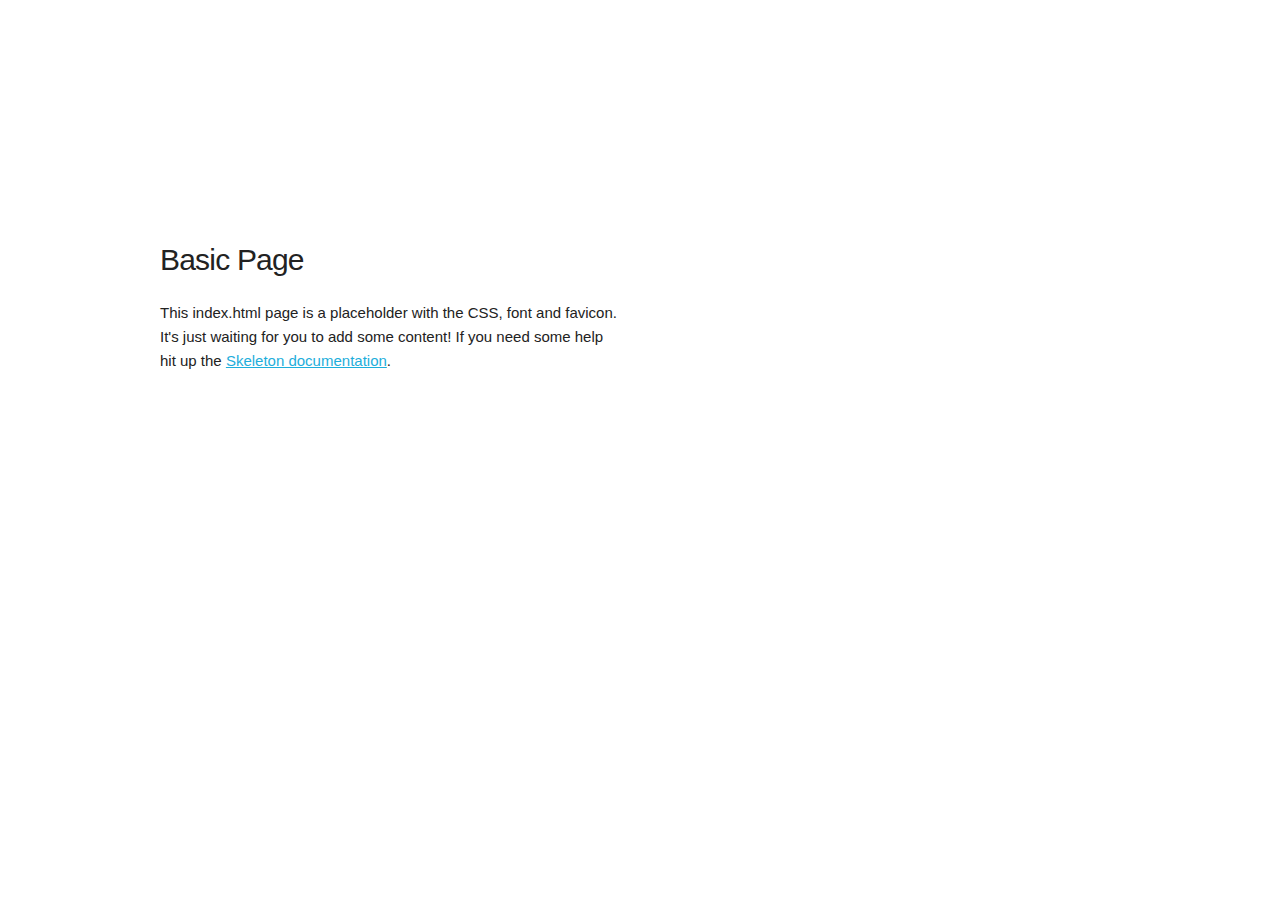
<file: Visualizations/d3-doughnut/index.html>
<!DOCTYPE html>
<html lang="en">
<head>

  <!-- Basic Page Needs
  –––––––––––––––––––––––––––––––––––––––––––––––––– -->
  <meta charset="utf-8">
  <title>Your page title here :)</title>
  <meta name="description" content="">
  <meta name="author" content="">

  <!-- Mobile Specific Metas
  –––––––––––––––––––––––––––––––––––––––––––––––––– -->
  <meta name="viewport" content="width=device-width, initial-scale=1">

  <!-- FONT
  –––––––––––––––––––––––––––––––––––––––––––––––––– -->
  <link href="//fonts.googleapis.com/css?family=Raleway:400,300,600" rel="stylesheet" type="text/css">

  <!-- CSS
  –––––––––––––––––––––––––––––––––––––––––––––––––– -->
  <link rel="stylesheet" href="css/normalize.css">
  <link rel="stylesheet" href="css/skeleton.css">

  <!-- Favicon
  –––––––––––––––––––––––––––––––––––––––––––––––––– -->
  <link rel="icon" type="image/png" href="images/favicon.png">

</head>
<body>

  <!-- Primary Page Layout
  –––––––––––––––––––––––––––––––––––––––––––––––––– -->
  <div class="container">
    <div class="row">
      <div class="one-half column" style="margin-top: 25%">
        <h4>Basic Page</h4>
        <p>This index.html page is a placeholder with the CSS, font and favicon. It's just waiting for you to add some content! If you need some help hit up the <a href="http://www.getskeleton.com">Skeleton documentation</a>.</p>
      </div>
    </div>
  </div>

<!-- End Document
  –––––––––––––––––––––––––––––––––––––––––––––––––– -->
</body>
</html>
</file>
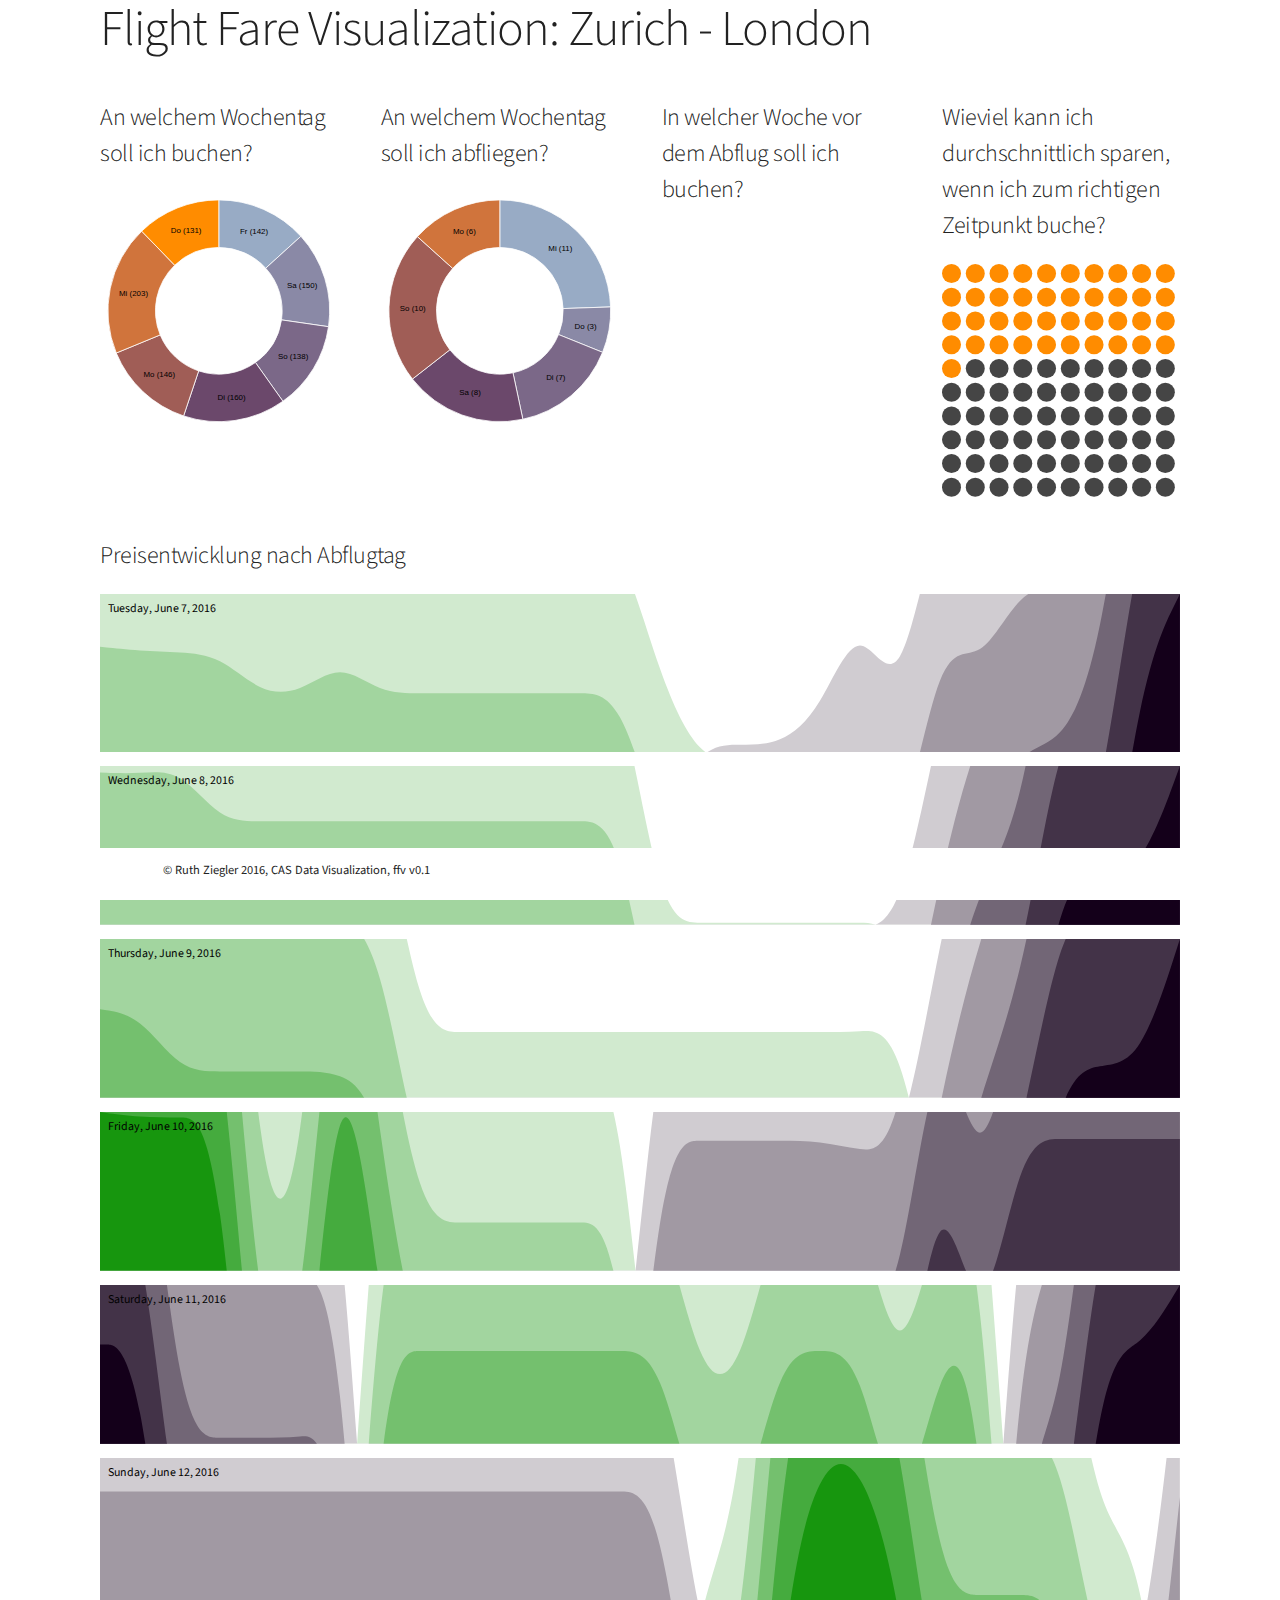
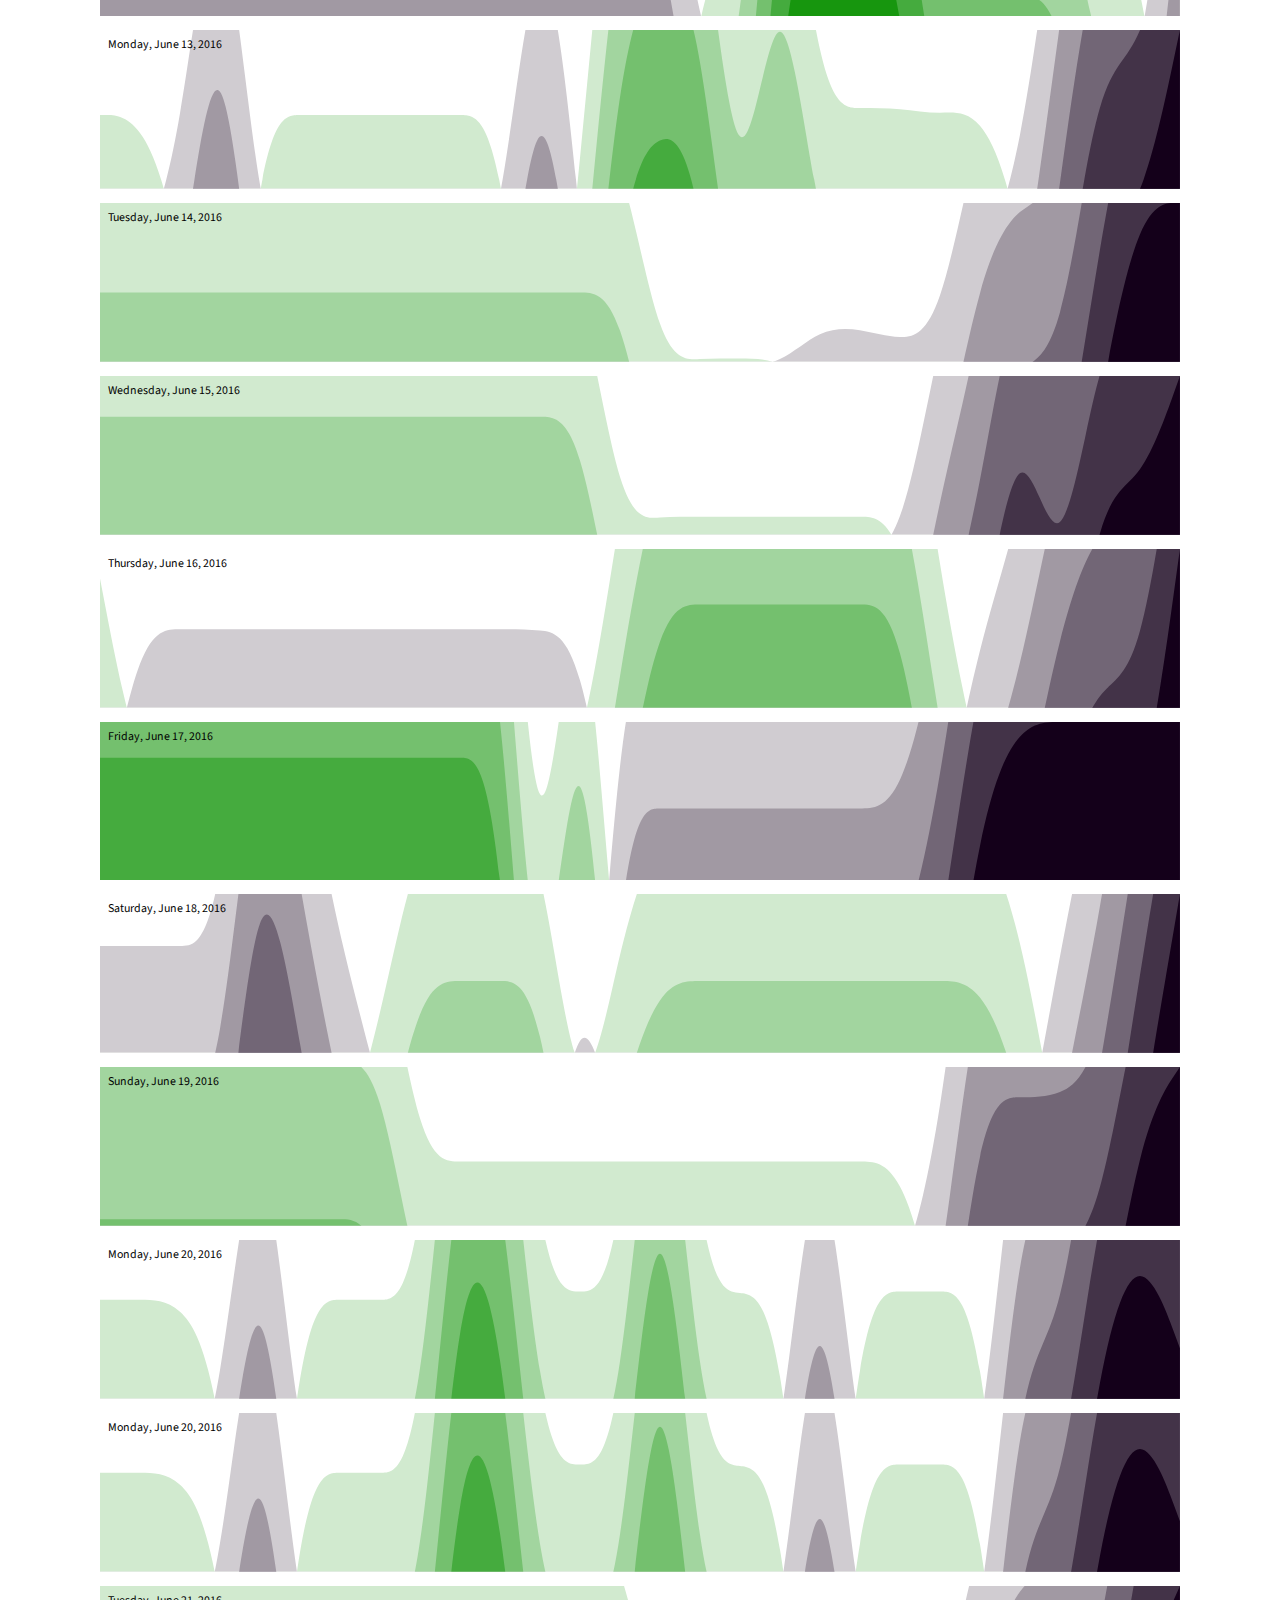
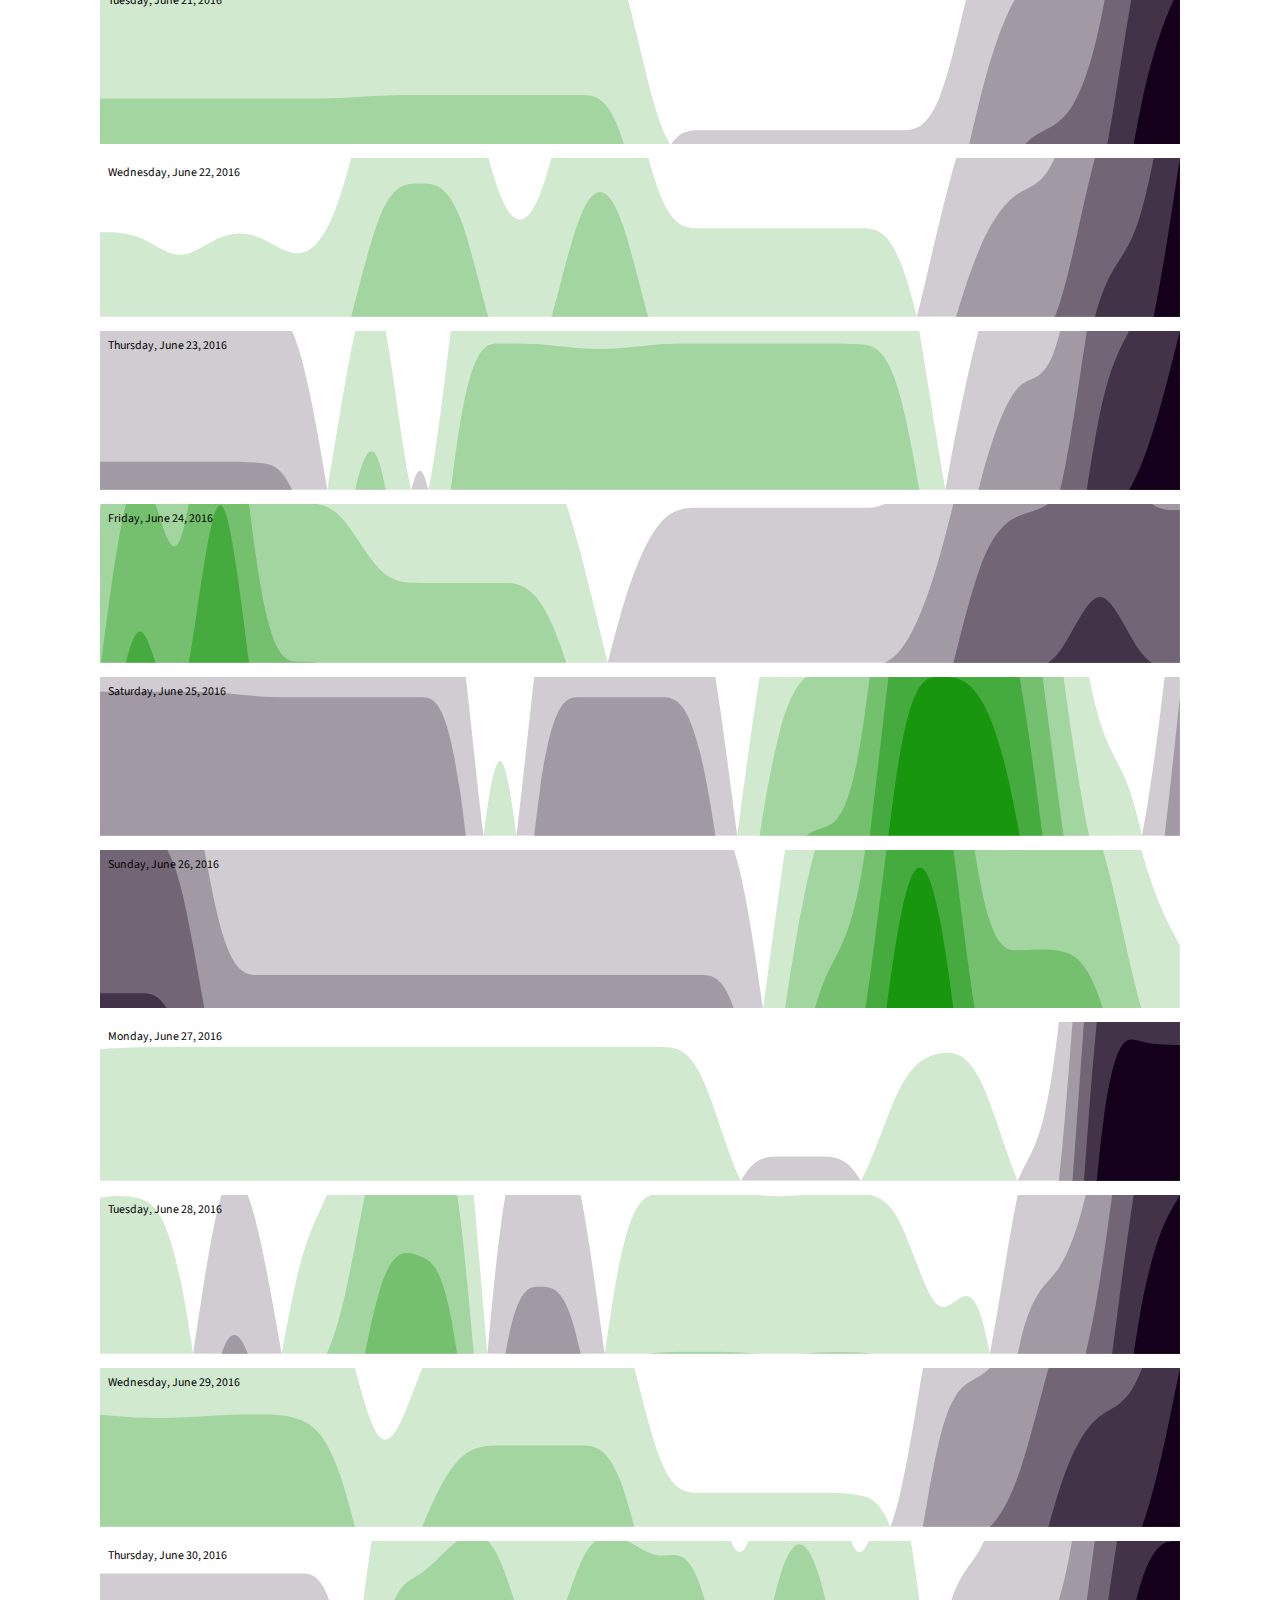
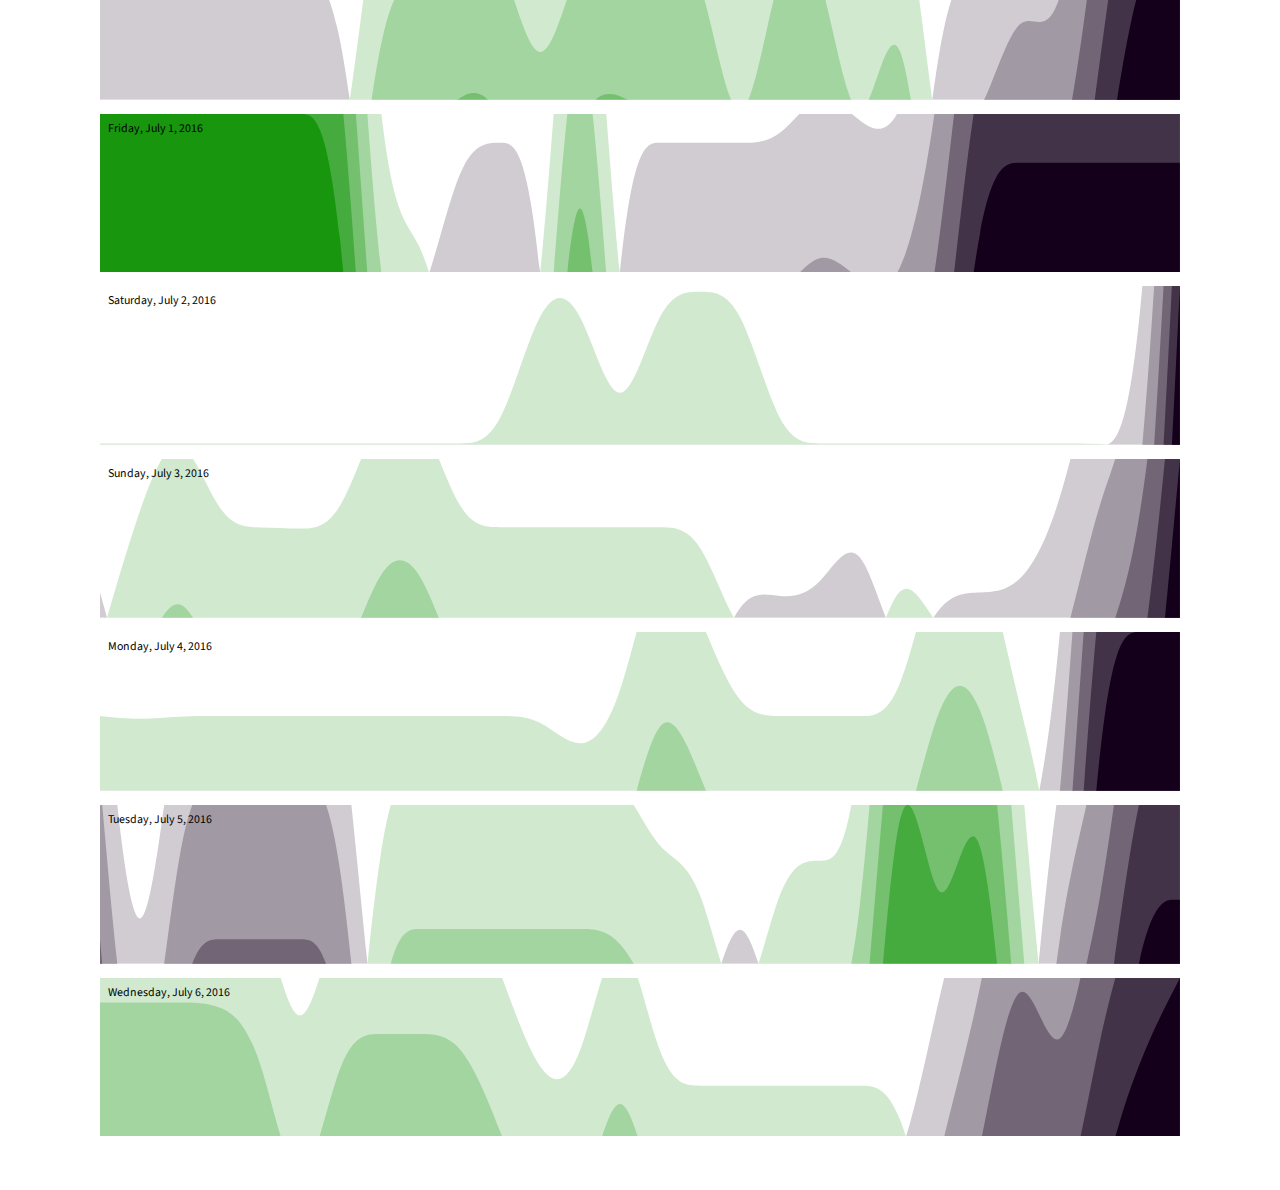
<file: Visualizations/d3-doughnut/ffv.html>
<!DOCTYPE html>
<html>

<head>
    <!-- Basic Page Needs
  –––––––––––––––––––––––––––––––––––––––––––––––––– -->
    <meta charset="utf-8">
    <title>CAS Data Viz</title>
    <meta name="description" content="">
    <meta name="author" content="Ruth Ziegler">

    <meta http-equiv="X-UA-Compatible" content="IE=edge,chrome=1">


    <!-- Mobile Specific Metas
  –––––––––––––––––––––––––––––––––––––––––––––––––– -->
    <meta name="viewport" content="width=device-width, initial-scale=1">

    <!-- FONT
  –––––––––––––––––––––––––––––––––––––––––––––––––– -->
    <link href="//fonts.googleapis.com/css?family=Source+Sans+Pro" rel="stylesheet" type="text/css">

    <!-- CSS
  –––––––––––––––––––––––––––––––––––––––––––––––––– -->
    <link rel="stylesheet" href="css/normalize.css">
    <link rel="stylesheet" href="css/skeleton.css">
    <link rel="stylesheet" href="css/chart.css">
    <link rel="stylesheet" href="css/page.css">
    <link rel="stylesheet" href="http://cdnjs.cloudflare.com/ajax/libs/font-awesome/4.6.3/css/font-awesome.min.css">


    <style>
        #horizon-controls {
            position: absolute;
            width: 940px;
            padding: 10px;
            z-index: 1;
        }
        
        #horizon-bands {
            float: right;
        }
    </style>

    <!-- Favicon
  –––––––––––––––––––––––––––––––––––––––––––––––––– -->
    <link rel="icon" type="image/png" href="images/favicon.png">

    <!-- LIBRARIES 
    –––––––––––––––––––––––––––––––––––––––––––––––––– -->
    <script src="lib/d3.js"></script>
    <script src="lib/horizon.js"></script>
    <script src="lib/date.format.js"></script>


    <!-- APPLICATION 
    –––––––––––––––––––––––––––––––––––––––––––––––––– -->
    <script src="js/pie.js"></script>
    <script src="js/horiz.js"></script>
    <script src="js/savings.js"></script>
</head>

<body>
    <header>
        <h1>Flight Fare Visualization: Zurich - London</h1>
    </header>
    <section class="row top">
        <article class="three columns">
            <h5>An welchem Wochentag soll ich buchen?</h5>
            <div id="chartRequestDay"></div>
        </article>
        <article class="three columns">
            <h5>An welchem Wochentag soll ich abfliegen?</h5>
            <div id="chartDepartureDay"></div>
        </article>
        <article class="three columns">
            <h5>In welcher Woche vor dem Abflug soll ich buchen?</h5>
            <div id="chartRequestWeek"></div>
        </article>
        <article class="three columns">
            <h5>Wieviel kann ich durchschnittlich sparen, wenn ich zum richtigen Zeitpunkt buche?</h5>
            <div id="chartSavings"></div>
        </article>

    </section>
    <section class="row">
        <article class="twelve columns">
            <h5>Preisentwicklung nach Abflugtag</h5>
            <!--            <div id="chartPrice" class="row"></div>-->
            <div id="chartPrice" class="row"></div>
        </article>

    </section>

    <!--
    <div id="horizon-controls">
    <input name="mode" type="radio" value="mirror" id="horizon-mode-mirror" checked>
    <label for="horizon-mode-mirror"> Mirror</label>
    <input name="mode" type="radio" value="offset" id="horizon-mode-offset">
    <label for="horizon-mode-offset"> Offset</label>
    <span id="horizon-bands"><span id="horizon-bands-value">1</span>
    <button class="first">&#x2212;</button>
    <button class="last">+</button>
    </span>
</div>
<div id="horizon-chart"></div>-->

    <footer>
        <p>&copy; Ruth Ziegler 2016, CAS Data Visualization, ffv v0.1</p>
        <!--        <p class="u-pull-right">Prices until 06.07.2016 with 28 days intervals.</p>-->
    </footer>

    <script>
        createWeekdayPieChart("chartRequestDay", "data/data-q0-request-wday-lhr.csv", "requestWeekday");
        createWeekdayPieChart("chartDepartureDay", "data/data-q1-departure-wday-lhr.csv", "departureWeekday");

        savingsFfv("data/data-lx316.csv");

        horizonFfv("data/data-lx316.csv", "2016-06-07");
        horizonFfv("data/data-lx316.csv", "2016-06-08");
        horizonFfv("data/data-lx316.csv", "2016-06-09");
        horizonFfv("data/data-lx316.csv", "2016-06-10");
        horizonFfv("data/data-lx316.csv", "2016-06-11");
        horizonFfv("data/data-lx316.csv", "2016-06-12");
        horizonFfv("data/data-lx316.csv", "2016-06-13");
        horizonFfv("data/data-lx316.csv", "2016-06-14");
        horizonFfv("data/data-lx316.csv", "2016-06-15");
        horizonFfv("data/data-lx316.csv", "2016-06-16");
        horizonFfv("data/data-lx316.csv", "2016-06-17");
        horizonFfv("data/data-lx316.csv", "2016-06-18");
        horizonFfv("data/data-lx316.csv", "2016-06-19");
        horizonFfv("data/data-lx316.csv", "2016-06-20");
        horizonFfv("data/data-lx316.csv", "2016-06-20");
        horizonFfv("data/data-lx316.csv", "2016-06-21");
        horizonFfv("data/data-lx316.csv", "2016-06-22");
        horizonFfv("data/data-lx316.csv", "2016-06-23");
        horizonFfv("data/data-lx316.csv", "2016-06-24");
        horizonFfv("data/data-lx316.csv", "2016-06-25");
        horizonFfv("data/data-lx316.csv", "2016-06-26");
        horizonFfv("data/data-lx316.csv", "2016-06-27");
        horizonFfv("data/data-lx316.csv", "2016-06-28");
        horizonFfv("data/data-lx316.csv", "2016-06-29");
        horizonFfv("data/data-lx316.csv", "2016-06-30");
        horizonFfv("data/data-lx316.csv", "2016-07-01");
        horizonFfv("data/data-lx316.csv", "2016-07-02");
        horizonFfv("data/data-lx316.csv", "2016-07-03");
        horizonFfv("data/data-lx316.csv", "2016-07-04");
        horizonFfv("data/data-lx316.csv", "2016-07-05");
        horizonFfv("data/data-lx316.csv", "2016-07-06");

        //        horizonSample();
    </script>
</body>

</html>
</file>
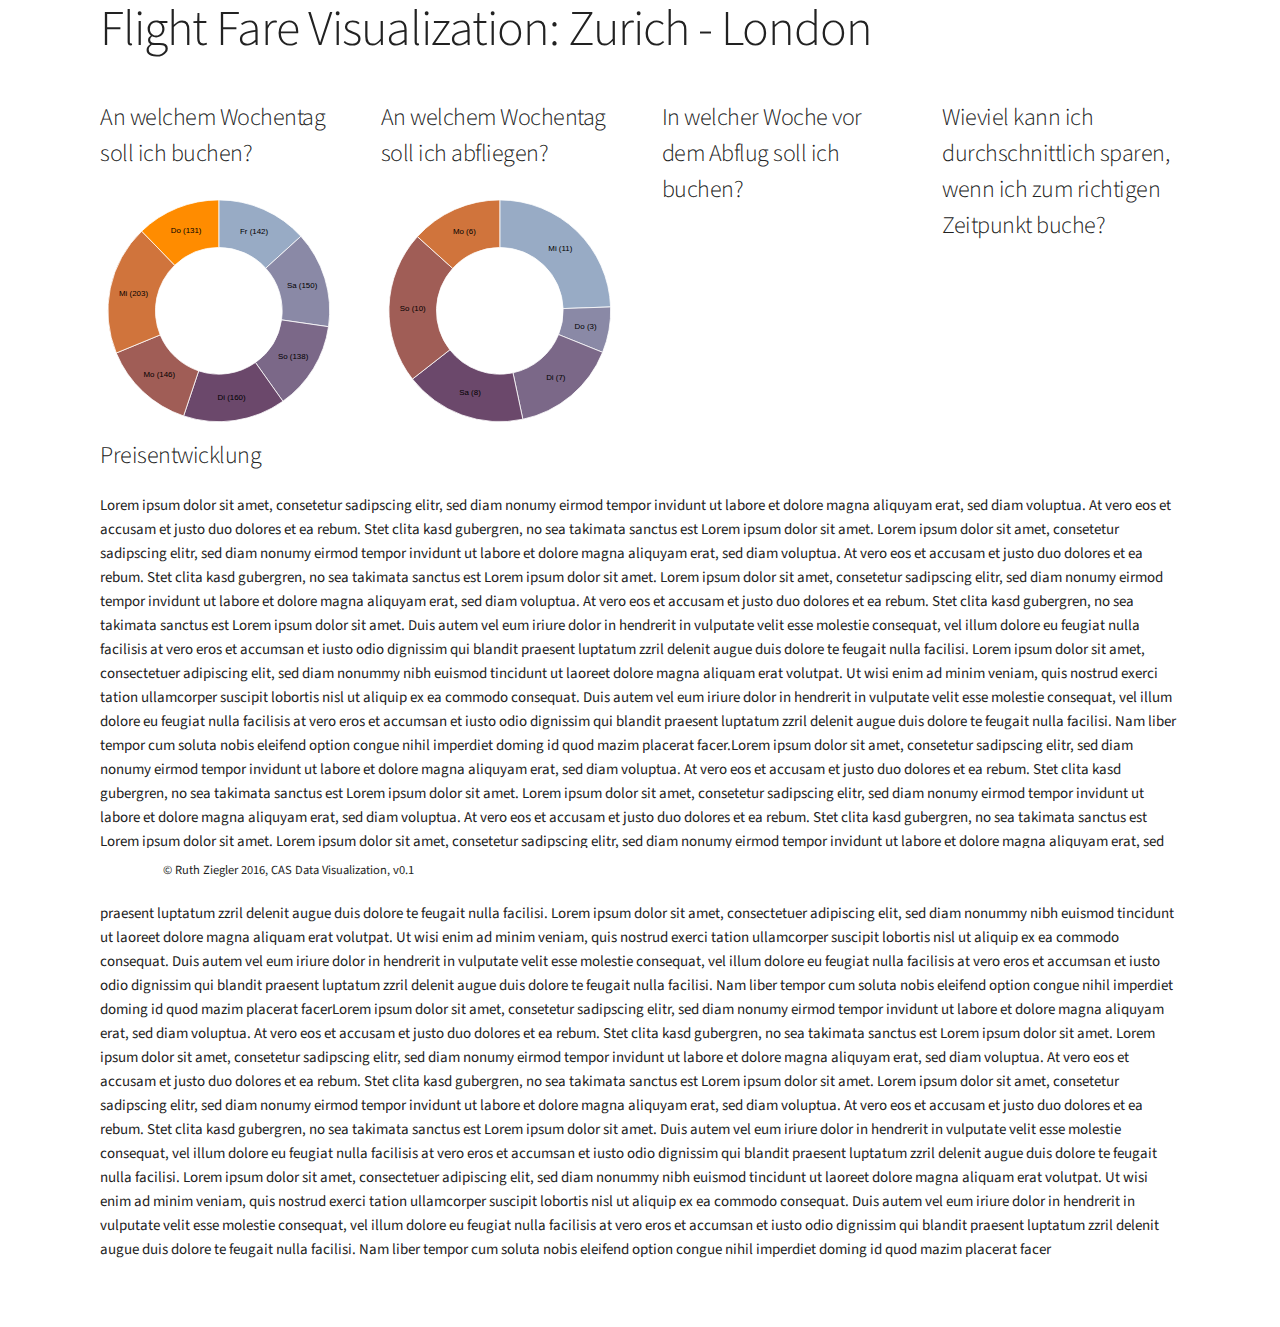
<file: Visualizations/d3-doughnut/pie.html>
<!DOCTYPE html>
<html>

<head>


    <!-- Basic Page Needs
  –––––––––––––––––––––––––––––––––––––––––––––––––– -->
    <meta charset="utf-8">
    <title>CAS Data Viz</title>
    <meta name="description" content="">
    <meta name="author" content="Ruth Ziegler">

    <meta http-equiv="X-UA-Compatible" content="IE=edge,chrome=1">


    <!-- Mobile Specific Metas
  –––––––––––––––––––––––––––––––––––––––––––––––––– -->
    <meta name="viewport" content="width=device-width, initial-scale=1">

    <!-- FONT
  –––––––––––––––––––––––––––––––––––––––––––––––––– -->
    <link href="//fonts.googleapis.com/css?family=Source+Sans+Pro" rel="stylesheet" type="text/css">

    <!-- CSS
  –––––––––––––––––––––––––––––––––––––––––––––––––– -->
    <link rel="stylesheet" href="css/normalize.css">
    <link rel="stylesheet" href="css/skeleton.css">
    <link rel="stylesheet" href="css/chart.css">
    <link rel="stylesheet" href="css/page.css">

    <!-- Favicon
  –––––––––––––––––––––––––––––––––––––––––––––––––– -->
    <link rel="icon" type="image/png" href="images/favicon.png">

    <!-- LIBRARIES 
    –––––––––––––––––––––––––––––––––––––––––––––––––– -->
    <script src="lib/d3.js"></script>


    <!-- APPLICATION 
    –––––––––––––––––––––––––––––––––––––––––––––––––– -->
    <script src="js/pie.js"></script>

</head>

<body>
    <header>
        <h1>Flight Fare Visualization: Zurich - London</h1>
    </header>
    <section class="row">
        <article class="three columns">
            <h5>An welchem Wochentag soll ich buchen?</h5>
            <div id="chartRequestDay"></div>
        </article>
        <article class="three columns">
            <h5>An welchem Wochentag soll ich abfliegen?</h5>
            <div id="chartDepartureDay"></div>
        </article>
        <article class="three columns">
            <h5>In welcher Woche vor dem Abflug soll ich buchen?</h5>
            <div id="chartRequestWeek"></div>
        </article>
        <article class="three columns">
            <h5>Wieviel kann ich durchschnittlich sparen, wenn ich zum richtigen Zeitpunkt buche?</h5>
            <div id="chartSavings"></div>
        </article>

    </section>
    <section class="row">
        <article class="twelve columns">
            <h5>Preisentwicklung</h5>
            <div id="chartPrice"></div>
            <p>Lorem ipsum dolor sit amet, consetetur sadipscing elitr, sed diam nonumy eirmod tempor invidunt ut labore et dolore magna aliquyam erat, sed diam voluptua. At vero eos et accusam et justo duo dolores et ea rebum. Stet clita kasd gubergren, no sea takimata sanctus est Lorem ipsum dolor sit amet. Lorem ipsum dolor sit amet, consetetur sadipscing elitr, sed diam nonumy eirmod tempor invidunt ut labore et dolore magna aliquyam erat, sed diam voluptua. At vero eos et accusam et justo duo dolores et ea rebum. Stet clita kasd gubergren, no sea takimata sanctus est Lorem ipsum dolor sit amet. Lorem ipsum dolor sit amet, consetetur sadipscing elitr, sed diam nonumy eirmod tempor invidunt ut labore et dolore magna aliquyam erat, sed diam voluptua. At vero eos et accusam et justo duo dolores et ea rebum. Stet clita kasd gubergren, no sea takimata sanctus est Lorem ipsum dolor sit amet. Duis autem vel eum iriure dolor in hendrerit in vulputate velit esse molestie consequat, vel illum dolore eu feugiat nulla facilisis at vero eros et accumsan et iusto odio dignissim qui blandit praesent luptatum zzril delenit augue duis dolore te feugait nulla facilisi. Lorem ipsum dolor sit amet, consectetuer adipiscing elit, sed diam nonummy nibh euismod tincidunt ut laoreet dolore magna aliquam erat volutpat. Ut wisi enim ad minim veniam, quis nostrud exerci tation ullamcorper suscipit lobortis nisl ut aliquip ex ea commodo consequat. Duis autem vel eum iriure dolor in hendrerit in vulputate velit esse molestie consequat, vel illum dolore eu feugiat nulla facilisis at vero eros et accumsan et iusto odio dignissim qui blandit praesent luptatum zzril delenit augue duis dolore te feugait nulla facilisi. Nam liber tempor cum soluta nobis eleifend option congue nihil imperdiet doming id quod mazim placerat facer.Lorem ipsum dolor sit amet, consetetur sadipscing elitr, sed diam nonumy eirmod tempor invidunt ut labore et dolore magna aliquyam erat, sed diam voluptua. At vero eos et accusam et justo duo dolores et ea rebum. Stet clita kasd gubergren, no sea takimata sanctus est Lorem ipsum dolor sit amet. Lorem ipsum dolor sit amet, consetetur sadipscing elitr, sed diam nonumy eirmod tempor invidunt ut labore et dolore magna aliquyam erat, sed diam voluptua. At vero eos et accusam et justo duo dolores et ea rebum. Stet clita kasd gubergren, no sea takimata sanctus est Lorem ipsum dolor sit amet. Lorem ipsum dolor sit amet, consetetur sadipscing elitr, sed diam nonumy eirmod tempor invidunt ut labore et dolore magna aliquyam erat, sed diam voluptua. At vero eos et accusam et justo duo dolores et ea rebum. Stet clita kasd gubergren, no sea takimata sanctus est Lorem ipsum dolor sit amet. Duis autem vel eum iriure dolor in hendrerit in vulputate velit esse molestie consequat, vel illum dolore eu feugiat nulla facilisis at vero eros et accumsan et iusto odio dignissim qui blandit praesent luptatum zzril delenit augue duis dolore te feugait nulla facilisi. Lorem ipsum dolor sit amet, consectetuer adipiscing elit, sed diam nonummy nibh euismod tincidunt ut laoreet dolore magna aliquam erat volutpat. Ut wisi enim ad minim veniam, quis nostrud exerci tation ullamcorper suscipit lobortis nisl ut aliquip ex ea commodo consequat. Duis autem vel eum iriure dolor in hendrerit in vulputate velit esse molestie consequat, vel illum dolore eu feugiat nulla facilisis at vero eros et accumsan et iusto odio dignissim qui blandit praesent luptatum zzril delenit augue duis dolore te feugait nulla facilisi. Nam liber tempor cum soluta nobis eleifend option congue nihil imperdiet doming id quod mazim placerat facerLorem ipsum dolor sit amet, consetetur sadipscing elitr, sed diam nonumy eirmod tempor invidunt ut labore et dolore magna aliquyam erat, sed diam voluptua. At vero eos et accusam et justo duo dolores et ea rebum. Stet clita kasd gubergren, no sea takimata sanctus est Lorem ipsum dolor sit amet. Lorem ipsum dolor sit amet, consetetur sadipscing elitr, sed diam nonumy eirmod tempor invidunt ut labore et dolore magna aliquyam erat, sed diam voluptua. At vero eos et accusam et justo duo dolores et ea rebum. Stet clita kasd gubergren, no sea takimata sanctus est Lorem ipsum dolor sit amet. Lorem ipsum dolor sit amet, consetetur sadipscing elitr, sed diam nonumy eirmod tempor invidunt ut labore et dolore magna aliquyam erat, sed diam voluptua. At vero eos et accusam et justo duo dolores et ea rebum. Stet clita kasd gubergren, no sea takimata sanctus est Lorem ipsum dolor sit amet. Duis autem vel eum iriure dolor in hendrerit in vulputate velit esse molestie consequat, vel illum dolore eu feugiat nulla facilisis at vero eros et accumsan et iusto odio dignissim qui blandit praesent luptatum zzril delenit augue duis dolore te feugait nulla facilisi. Lorem ipsum dolor sit amet, consectetuer adipiscing elit, sed diam nonummy nibh euismod tincidunt ut laoreet dolore magna aliquam erat volutpat. Ut wisi enim ad minim veniam, quis nostrud exerci tation ullamcorper suscipit lobortis nisl ut aliquip ex ea commodo consequat. Duis autem vel eum iriure dolor in hendrerit in vulputate velit esse molestie consequat, vel illum dolore eu feugiat nulla facilisis at vero eros et accumsan et iusto odio dignissim qui blandit praesent luptatum zzril delenit augue duis dolore te feugait nulla facilisi. Nam liber tempor cum soluta nobis eleifend option congue nihil imperdiet doming id quod mazim placerat facer</p>
        </article>

    </section>

    <footer>&copy; Ruth Ziegler 2016, CAS Data Visualization, v0.1</footer>

    <script>
        createWeekdayPieChart("chartRequestDay", "data/data-q0-request-wday-lhr.csv", "requestWeekday");
        createWeekdayPieChart("chartDepartureDay", "data/data-q1-departure-wday-lhr.csv", "departureWeekday");
    </script>
</body>

</html>
</file>
<file: Visualizations/d3-doughnut/css/skeleton.css>
/*
* Skeleton V2.0.4
* Copyright 2014, Dave Gamache
* www.getskeleton.com
* Free to use under the MIT license.
* http://www.opensource.org/licenses/mit-license.php
* 12/29/2014
*/


/* Table of contents
––––––––––––––––––––––––––––––––––––––––––––––––––
- Grid
- Base Styles
- Typography
- Links
- Buttons
- Forms
- Lists
- Code
- Tables
- Spacing
- Utilities
- Clearing
- Media Queries
*/


/* Grid
–––––––––––––––––––––––––––––––––––––––––––––––––– */

.container {
    position: relative;
    width: 100%;
    max-width: 960px;
    margin: 0 auto;
    padding: 0 20px;
    box-sizing: border-box;
}

.column,
.columns {
    width: 100%;
    float: left;
    box-sizing: border-box;
}


/* For devices larger than 400px */

@media (min-width: 400px) {
    .container {
        width: 85%;
        padding: 0;
    }
}


/* For devices larger than 550px */

@media (min-width: 550px) {
    .container {
        width: 80%;
    }
    .column,
    .columns {
        margin-left: 4%;
    }
    .column:first-child,
    .columns:first-child {
        margin-left: 0;
    }
    .one.column,
    .one.columns {
        width: 4.66666666667%;
    }
    .two.columns {
        width: 13.3333333333%;
    }
    .three.columns {
        width: 22%;
    }
    .four.columns {
        width: 30.6666666667%;
    }
    .five.columns {
        width: 39.3333333333%;
    }
    .six.columns {
        width: 48%;
    }
    .seven.columns {
        width: 56.6666666667%;
    }
    .eight.columns {
        width: 65.3333333333%;
    }
    .nine.columns {
        width: 74.0%;
    }
    .ten.columns {
        width: 82.6666666667%;
    }
    .eleven.columns {
        width: 91.3333333333%;
    }
    .twelve.columns {
        width: 100%;
        margin-left: 0;
    }
    .one-third.column {
        width: 30.6666666667%;
    }
    .two-thirds.column {
        width: 65.3333333333%;
    }
    .one-half.column {
        width: 48%;
    }
    /* Offsets */
    .offset-by-one.column,
    .offset-by-one.columns {
        margin-left: 8.66666666667%;
    }
    .offset-by-two.column,
    .offset-by-two.columns {
        margin-left: 17.3333333333%;
    }
    .offset-by-three.column,
    .offset-by-three.columns {
        margin-left: 26%;
    }
    .offset-by-four.column,
    .offset-by-four.columns {
        margin-left: 34.6666666667%;
    }
    .offset-by-five.column,
    .offset-by-five.columns {
        margin-left: 43.3333333333%;
    }
    .offset-by-six.column,
    .offset-by-six.columns {
        margin-left: 52%;
    }
    .offset-by-seven.column,
    .offset-by-seven.columns {
        margin-left: 60.6666666667%;
    }
    .offset-by-eight.column,
    .offset-by-eight.columns {
        margin-left: 69.3333333333%;
    }
    .offset-by-nine.column,
    .offset-by-nine.columns {
        margin-left: 78.0%;
    }
    .offset-by-ten.column,
    .offset-by-ten.columns {
        margin-left: 86.6666666667%;
    }
    .offset-by-eleven.column,
    .offset-by-eleven.columns {
        margin-left: 95.3333333333%;
    }
    .offset-by-one-third.column,
    .offset-by-one-third.columns {
        margin-left: 34.6666666667%;
    }
    .offset-by-two-thirds.column,
    .offset-by-two-thirds.columns {
        margin-left: 69.3333333333%;
    }
    .offset-by-one-half.column,
    .offset-by-one-half.columns {
        margin-left: 52%;
    }
}


/* Base Styles
–––––––––––––––––––––––––––––––––––––––––––––––––– */


/* NOTE
html is set to 62.5% so that all the REM measurements throughout Skeleton
are based on 10px sizing. So basically 1.5rem = 15px :) */

html {
    font-size: 62.5%;
}

body {
    font-size: 1.5em;
    /* currently ems cause chrome bug misinterpreting rems on body element */
    line-height: 1.6;
    font-weight: 400;
    font-family: "Source Sans Pro", "HelveticaNeue", "Helvetica Neue", Helvetica, Arial, sans-serif;
    color: #222;
}


/* Typography
–––––––––––––––––––––––––––––––––––––––––––––––––– */

h1,
h2,
h3,
h4,
h5,
h6 {
    margin-top: 0;
    margin-bottom: 2rem;
    font-weight: 300;
}

h1 {
    font-size: 4.0rem;
    line-height: 1.2;
    letter-spacing: -.1rem;
}

h2 {
    font-size: 3.6rem;
    line-height: 1.25;
    letter-spacing: -.1rem;
}

h3 {
    font-size: 3.0rem;
    line-height: 1.3;
    letter-spacing: -.1rem;
}

h4 {
    font-size: 2.4rem;
    line-height: 1.35;
    letter-spacing: -.08rem;
}

h5 {
    font-size: 1.8rem;
    line-height: 1.5;
    letter-spacing: -.05rem;
}

h6 {
    font-size: 1.5rem;
    line-height: 1.6;
    letter-spacing: 0;
}


/* Larger than phablet */

@media (min-width: 550px) {
    h1 {
        font-size: 5.0rem;
    }
    h2 {
        font-size: 4.2rem;
    }
    h3 {
        font-size: 3.6rem;
    }
    h4 {
        font-size: 3.0rem;
    }
    h5 {
        font-size: 2.4rem;
    }
    h6 {
        font-size: 1.5rem;
    }
}

p {
    margin-top: 0;
}


/* Links
–––––––––––––––––––––––––––––––––––––––––––––––––– */

a {
    color: #1EAEDB;
}

a:hover {
    color: #0FA0CE;
}


/* Buttons
–––––––––––––––––––––––––––––––––––––––––––––––––– */

.button,
button,
input[type="submit"],
input[type="reset"],
input[type="button"] {
    display: inline-block;
    height: 38px;
    padding: 0 30px;
    color: #555;
    text-align: center;
    font-size: 11px;
    font-weight: 600;
    line-height: 38px;
    letter-spacing: .1rem;
    text-transform: uppercase;
    text-decoration: none;
    white-space: nowrap;
    background-color: transparent;
    border-radius: 4px;
    border: 1px solid #bbb;
    cursor: pointer;
    box-sizing: border-box;
}

.button:hover,
button:hover,
input[type="submit"]:hover,
input[type="reset"]:hover,
input[type="button"]:hover,
.button:focus,
button:focus,
input[type="submit"]:focus,
input[type="reset"]:focus,
input[type="button"]:focus {
    color: #333;
    border-color: #888;
    outline: 0;
}

.button.button-primary,
button.button-primary,
input[type="submit"].button-primary,
input[type="reset"].button-primary,
input[type="button"].button-primary {
    color: #FFF;
    background-color: #33C3F0;
    border-color: #33C3F0;
}

.button.button-primary:hover,
button.button-primary:hover,
input[type="submit"].button-primary:hover,
input[type="reset"].button-primary:hover,
input[type="button"].button-primary:hover,
.button.button-primary:focus,
button.button-primary:focus,
input[type="submit"].button-primary:focus,
input[type="reset"].button-primary:focus,
input[type="button"].button-primary:focus {
    color: #FFF;
    background-color: #1EAEDB;
    border-color: #1EAEDB;
}


/* Forms
–––––––––––––––––––––––––––––––––––––––––––––––––– */

input[type="email"],
input[type="number"],
input[type="search"],
input[type="text"],
input[type="tel"],
input[type="url"],
input[type="password"],
textarea,
select {
    height: 38px;
    padding: 6px 10px;
    /* The 6px vertically centers text on FF, ignored by Webkit */
    background-color: #fff;
    border: 1px solid #D1D1D1;
    border-radius: 4px;
    box-shadow: none;
    box-sizing: border-box;
}


/* Removes awkward default styles on some inputs for iOS */

input[type="email"],
input[type="number"],
input[type="search"],
input[type="text"],
input[type="tel"],
input[type="url"],
input[type="password"],
textarea {
    -webkit-appearance: none;
    -moz-appearance: none;
    appearance: none;
}

textarea {
    min-height: 65px;
    padding-top: 6px;
    padding-bottom: 6px;
}

input[type="email"]:focus,
input[type="number"]:focus,
input[type="search"]:focus,
input[type="text"]:focus,
input[type="tel"]:focus,
input[type="url"]:focus,
input[type="password"]:focus,
textarea:focus,
select:focus {
    border: 1px solid #33C3F0;
    outline: 0;
}

label,
legend {
    display: block;
    margin-bottom: .5rem;
    font-weight: 600;
}

fieldset {
    padding: 0;
    border-width: 0;
}

input[type="checkbox"],
input[type="radio"] {
    display: inline;
}

label > .label-body {
    display: inline-block;
    margin-left: .5rem;
    font-weight: normal;
}


/* Lists
–––––––––––––––––––––––––––––––––––––––––––––––––– */

ul {
    list-style: circle inside;
}

ol {
    list-style: decimal inside;
}

ol,
ul {
    padding-left: 0;
    margin-top: 0;
}

ul ul,
ul ol,
ol ol,
ol ul {
    margin: 1.5rem 0 1.5rem 3rem;
    font-size: 90%;
}

li {
    margin-bottom: 1rem;
}


/* Code
–––––––––––––––––––––––––––––––––––––––––––––––––– */

code {
    padding: .2rem .5rem;
    margin: 0 .2rem;
    font-size: 90%;
    white-space: nowrap;
    background: #F1F1F1;
    border: 1px solid #E1E1E1;
    border-radius: 4px;
}

pre > code {
    display: block;
    padding: 1rem 1.5rem;
    white-space: pre;
}


/* Tables
–––––––––––––––––––––––––––––––––––––––––––––––––– */

th,
td {
    padding: 12px 15px;
    text-align: left;
    border-bottom: 1px solid #E1E1E1;
}

th:first-child,
td:first-child {
    padding-left: 0;
}

th:last-child,
td:last-child {
    padding-right: 0;
}


/* Spacing
–––––––––––––––––––––––––––––––––––––––––––––––––– */

button,
.button {
    margin-bottom: 1rem;
}

input,
textarea,
select,
fieldset {
    margin-bottom: 1.5rem;
}

pre,
blockquote,
dl,
figure,
table,
p,
ul,
ol,
form {
    margin-bottom: 2.5rem;
}


/* Utilities
–––––––––––––––––––––––––––––––––––––––––––––––––– */

.u-full-width {
    width: 100%;
    box-sizing: border-box;
}

.u-max-full-width {
    max-width: 100%;
    box-sizing: border-box;
}

.u-pull-right {
    float: right;
}

.u-pull-left {
    float: left;
}


/* Misc
–––––––––––––––––––––––––––––––––––––––––––––––––– */

hr {
    margin-top: 3rem;
    margin-bottom: 3.5rem;
    border-width: 0;
    border-top: 1px solid #E1E1E1;
}


/* Clearing
–––––––––––––––––––––––––––––––––––––––––––––––––– */


/* Self Clearing Goodness */

.container:after,
.row:after,
.u-cf {
    content: "";
    display: table;
    clear: both;
}


/* Media Queries
–––––––––––––––––––––––––––––––––––––––––––––––––– */


/*
Note: The best way to structure the use of media queries is to create the queries
near the relevant code. For example, if you wanted to change the styles for buttons
on small devices, paste the mobile query code up in the buttons section and style it
there.
*/


/* Larger than mobile */

@media (min-width: 400px) {}


/* Larger than phablet (also point when grid becomes active) */

@media (min-width: 550px) {}


/* Larger than tablet */

@media (min-width: 750px) {}


/* Larger than desktop */

@media (min-width: 1000px) {}


/* Larger than Desktop HD */

@media (min-width: 1200px) {}
</file>
<file: Visualizations/d3-doughnut/css/chart.css>
.arc text {
    font: 10px sans-serif;
    text-anchor: middle;
}

.arc path {
    stroke: #fff;
}

.svg-container-pie {
    display: inline-block;
    position: relative;
    width: 100%;
    padding-bottom: 100%;
    aspect ratio vertical-align: top;
    /*    overflow: hidden;*/
}

.svg-container {
    display: inline-block;
    position: relative;
    width: 100%;
    padding-bottom: 16%;
    aspect ratio vertical-align: top;
    /*    overflow: hidden;*/
}

.svg-content-responsive {
    display: inline-block;
    position: absolute;
    /*    top: 10px;*/
    left: 0;
}
</file>
<file: Visualizations/d3-doughnut/css/page.css>
/* Basic styles of container
–––––––––––––––––––––––––––––––––––––––––––––––––– */

html {
    position: relative;
    min-height: 100%;
    margin-left: 10rem;
    margin-right: 10rem;
}

body {
    margin: 10rem 0 4rem;
}

header {
    position: absolute;
    background: #fff;
    left: 0;
    top: 0;
    height: 10rem;
    width: 100%;
}

footer {
    position: fixed;
    background: #fff;
    left: 10rem;
    bottom: 0;
    height: 4rem;
    width: 100%;
    font-size: smaller;
    padding: 1em 5em 0em;
}

.top {
    margin-bottom: 100px;
}

[ng-click] {
    cursor: pointer;
}
</file>
